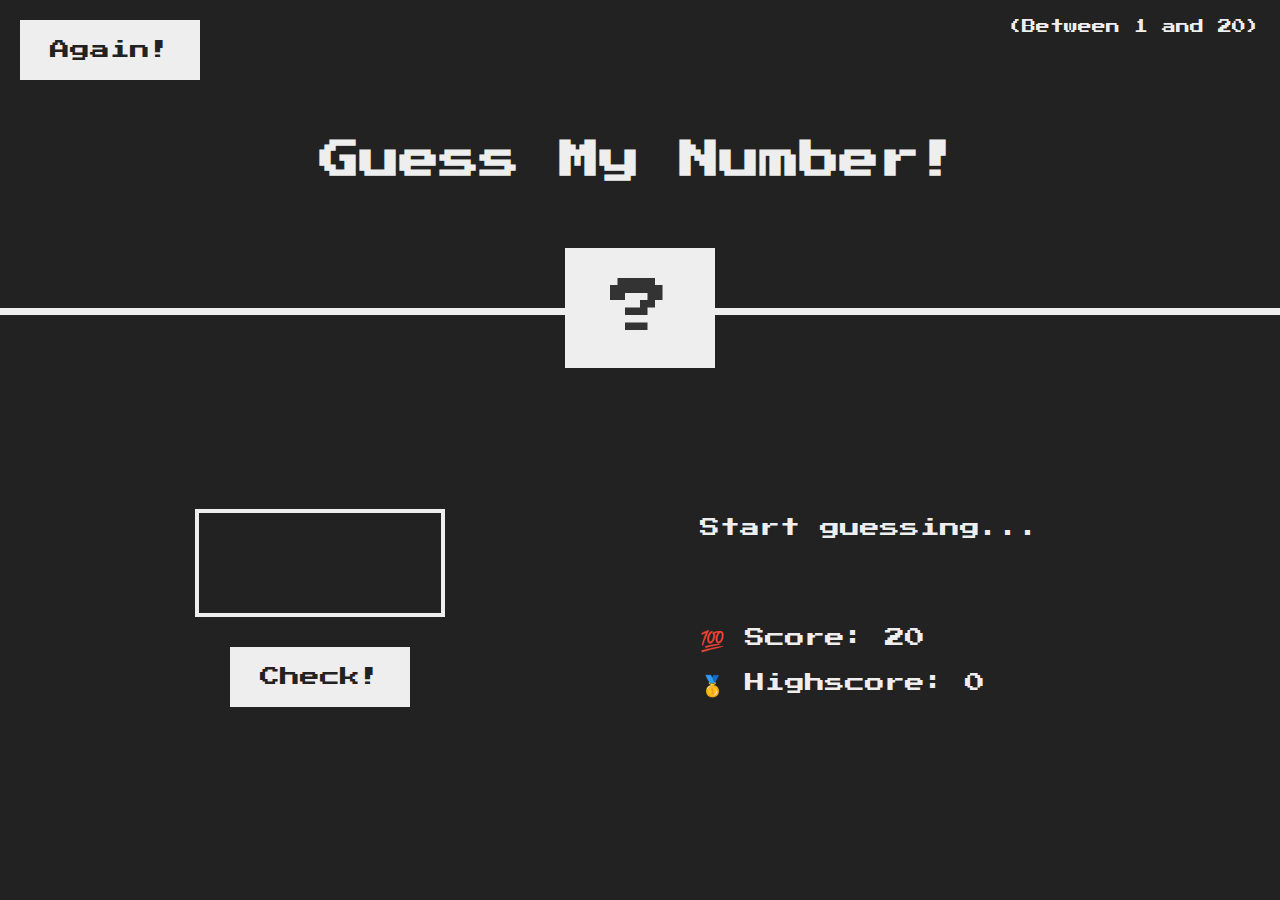
<file: 01 Guess number/index.html>
<!DOCTYPE html>
<html lang="en">
  <head>
    <meta charset="UTF-8" />
    <meta name="viewport" content="width=device-width, initial-scale=1.0" />
    <meta http-equiv="X-UA-Compatible" content="ie=edge" />
    <link rel="stylesheet" href="style.css" />
    <title>Guess My Number!</title>
  </head>
  <body>
    <header>
      <h1>Guess My Number!</h1>
      <p class="between">(Between 1 and 20)</p>
      <button class="btn again">Again!</button>
      <div class="number">?</div>
    </header>
    <main>
      <section class="left">
        <input type="number" class="guess" />
        <button class="btn check">Check!</button>
      </section>
      <section class="right">
        <p class="message">Start guessing...</p>
        <p class="label-score">💯 Score: <span class="score">20</span></p>
        <p class="label-highscore">
          🥇 Highscore: <span class="highscore">0</span>
        </p>
      </section>
    </main>
    <script src="script.js"></script>
  </body>
</html>
</file>
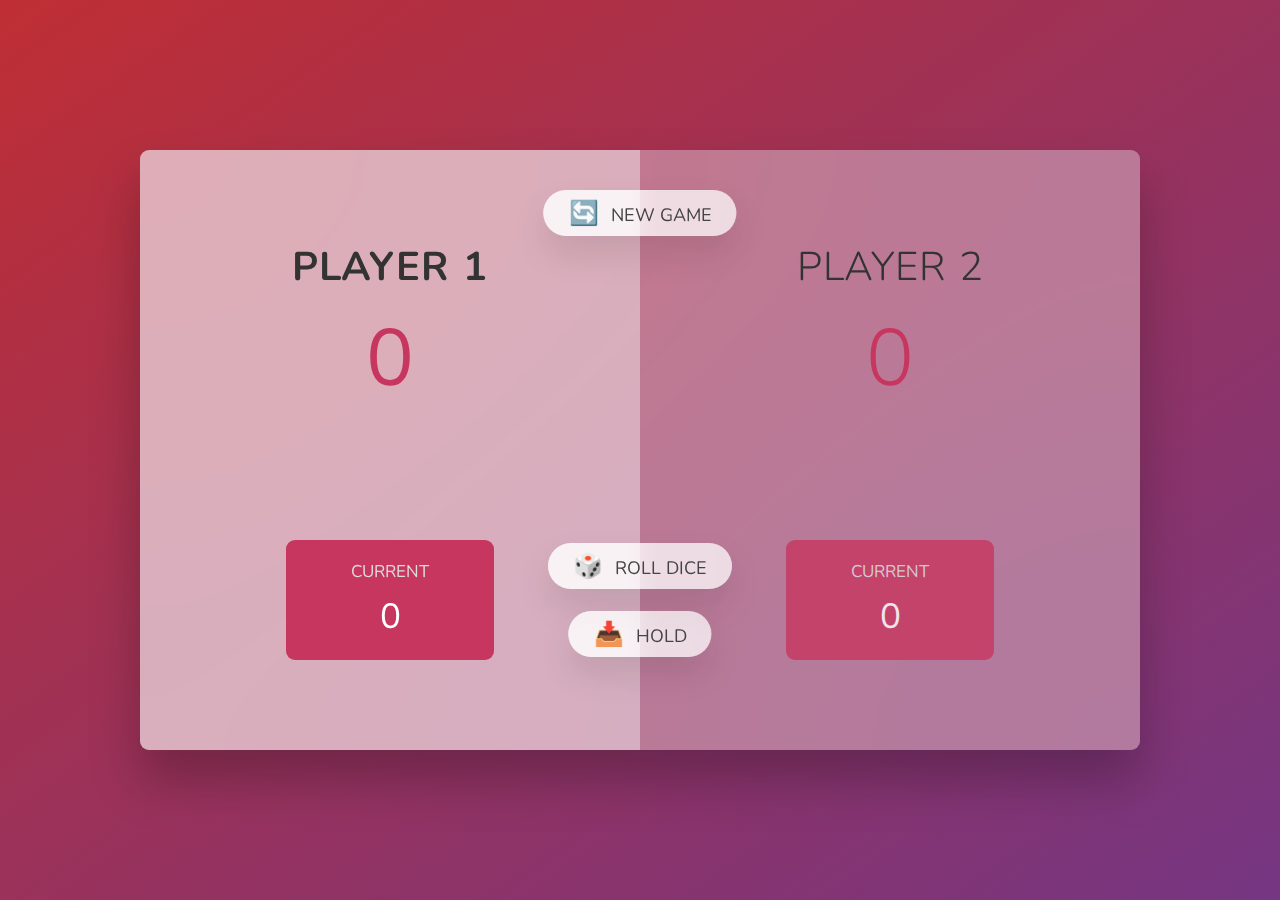
<file: 02 Pig Game/index.html>
<!DOCTYPE html>
<html lang="en">
  <head>
    <meta charset="UTF-8" />
    <meta name="viewport" content="width=device-width, initial-scale=1.0" />
    <meta http-equiv="X-UA-Compatible" content="ie=edge" />
    <link rel="stylesheet" href="style.css" />
    <title>Pig Game</title>
  </head>
  <body>
    <main>
      <section class="player player--0 player--active">
        <h2 class="name" id="name--0">Player 1</h2>
        <p class="score" id="score--0">43</p>
        <div class="current">
          <p class="current-label">Current</p>
          <p class="current-score" id="current--0">0</p>
        </div>
      </section>
      <section class="player player--1">
        <h2 class="name" id="name--1">Player 2</h2>
        <p class="score" id="score--1">24</p>
        <div class="current">
          <p class="current-label">Current</p>
          <p class="current-score" id="current--1">0</p>
        </div>
      </section>

      <img src="dice-5.png" alt="Playing dice" class="dice" />
      <button class="btn btn--new">🔄 New game</button>
      <button class="btn btn--roll">🎲 Roll dice</button>
      <button class="btn btn--hold">📥 Hold</button>
    </main>
    <script src="script.js"></script>
  </body>
</html>
</file>
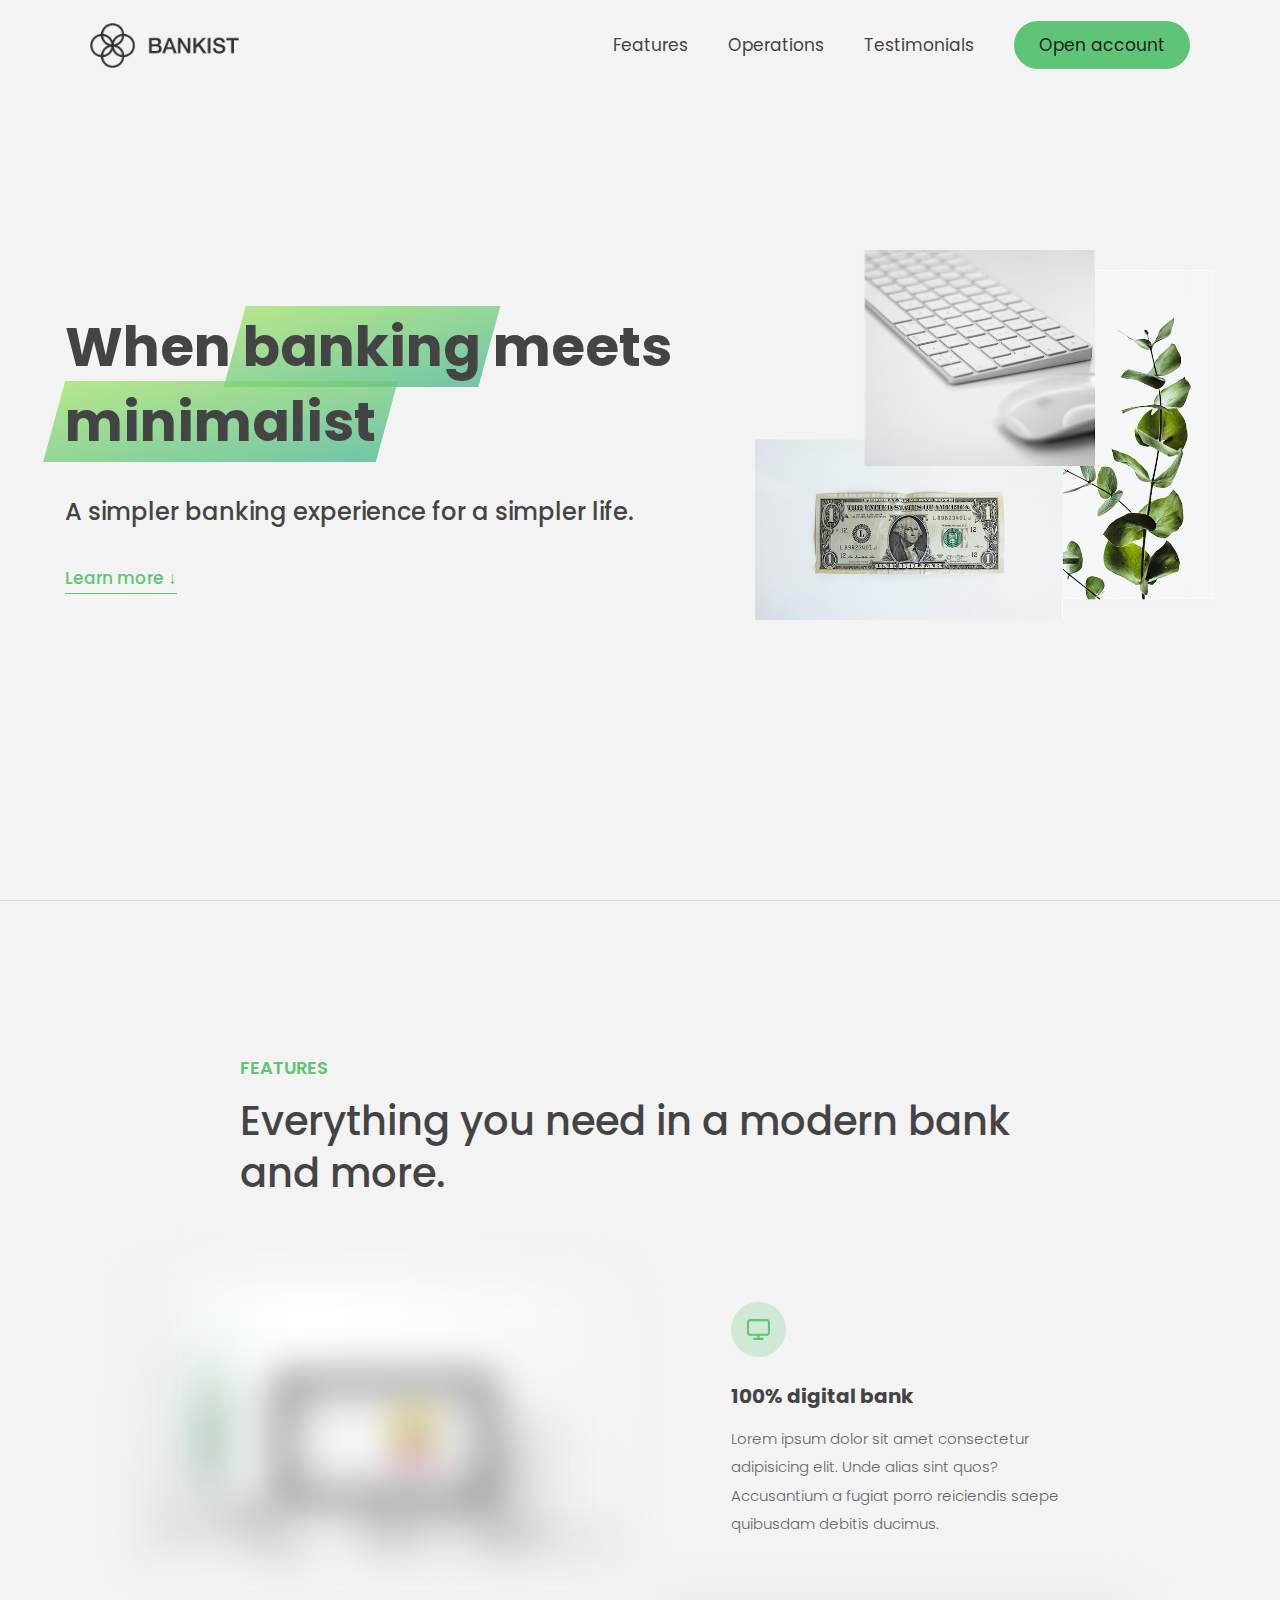
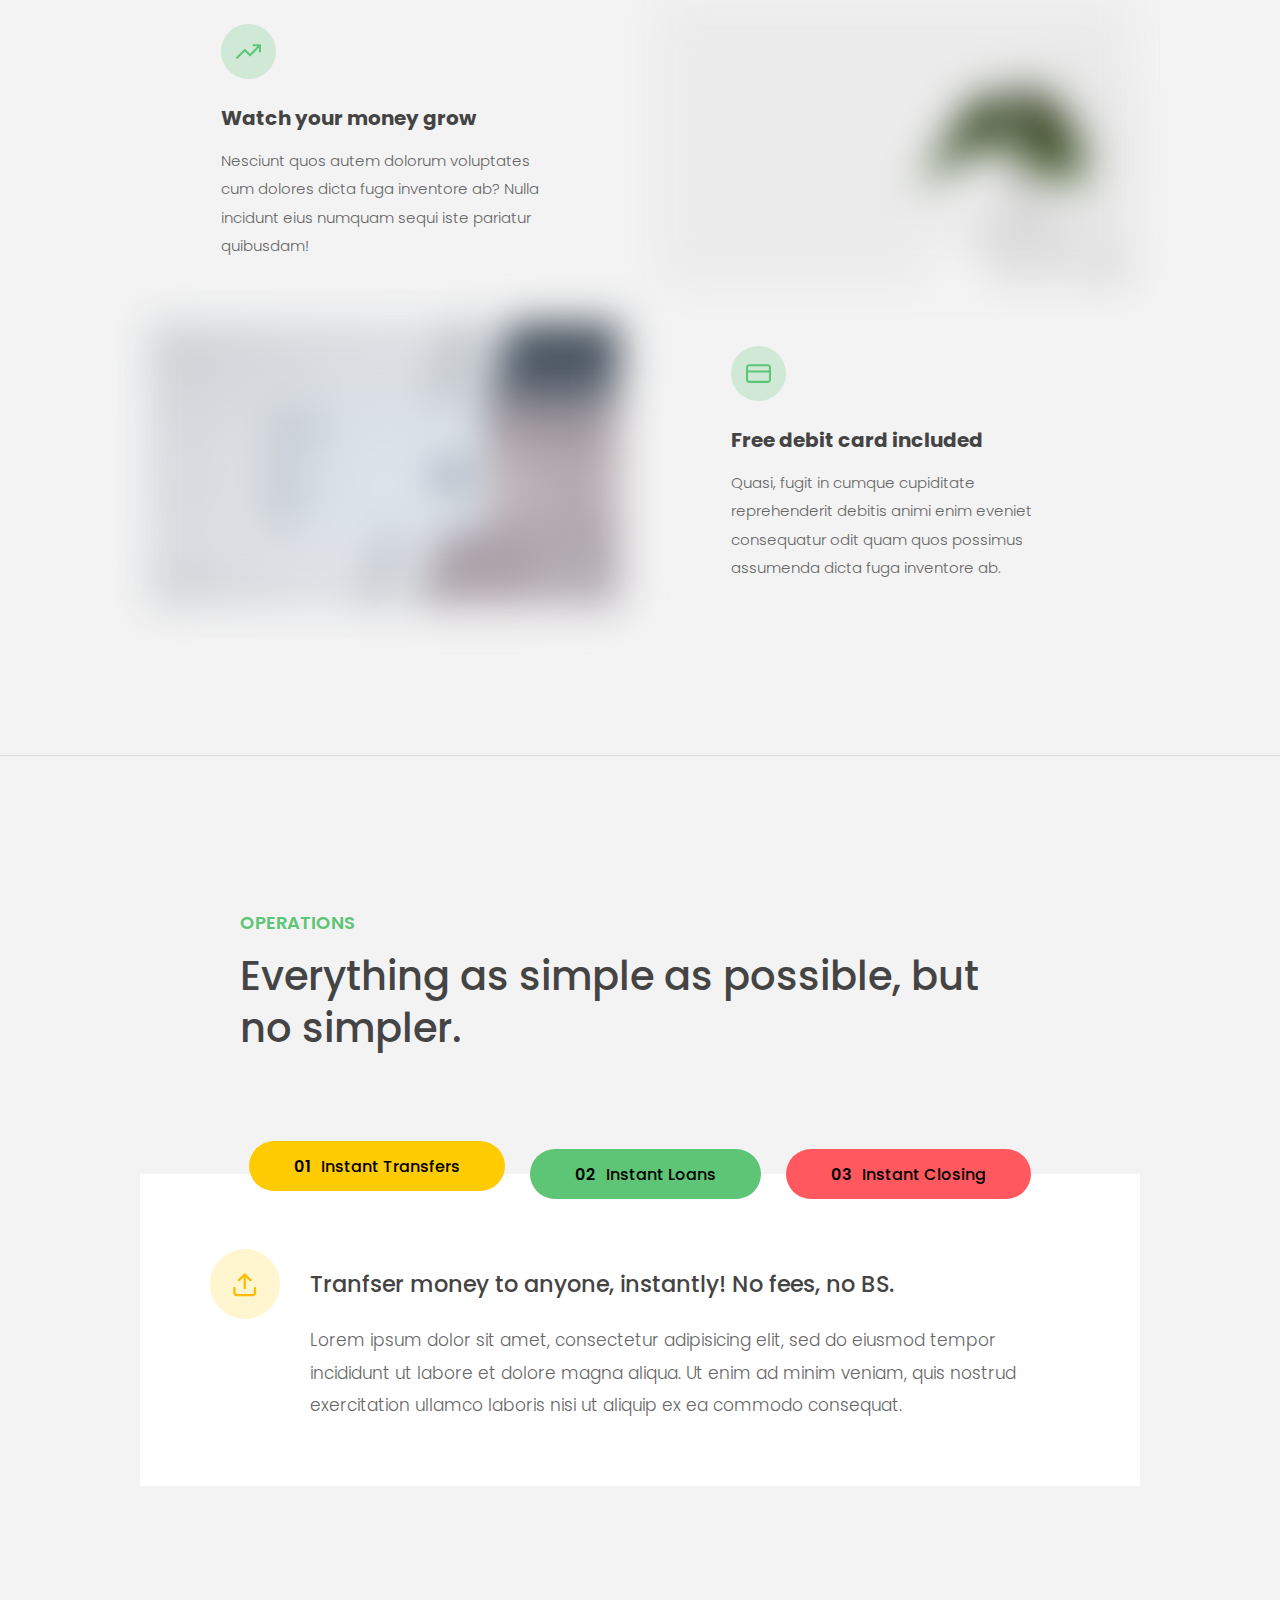
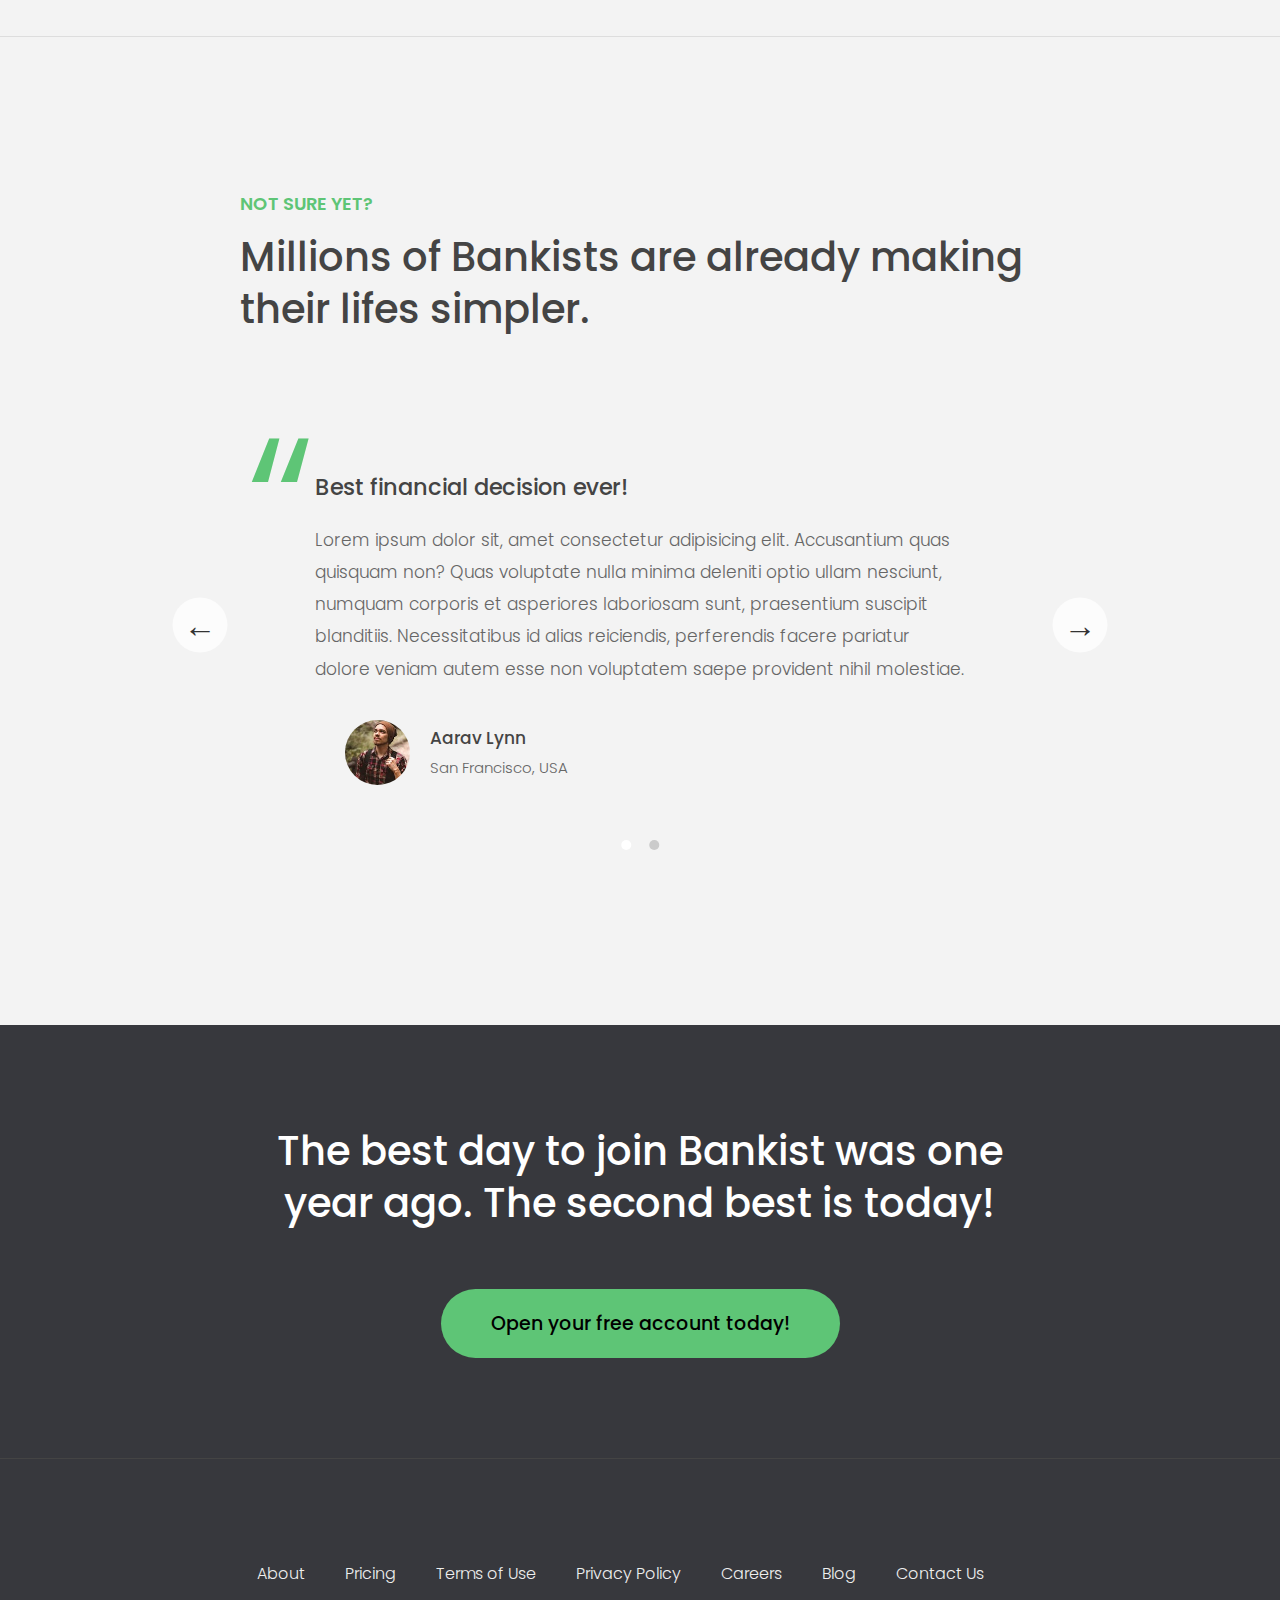
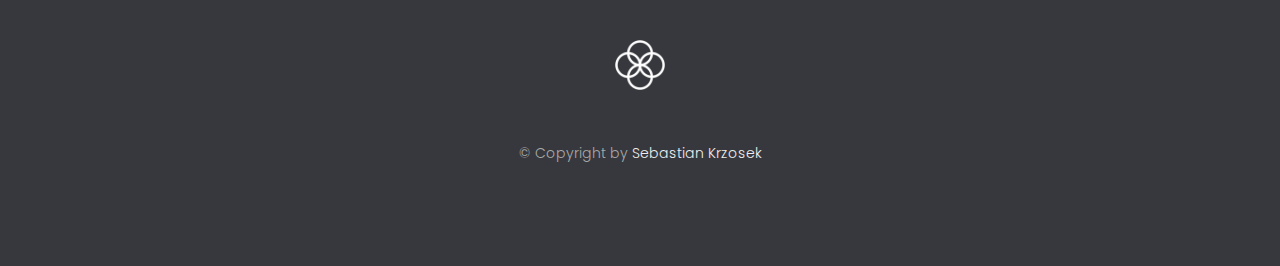
<file: 04 Bank website/index.html>
<!DOCTYPE html>
<html lang="en">
  <head>
    <meta charset="UTF-8" />
    <meta name="viewport" content="width=device-width, initial-scale=1.0" />
    <meta http-equiv="X-UA-Compatible" content="ie=edge" />
    <link rel="shortcut icon" type="image/png" href="img/icon.png" />

    <link
      href="https://fonts.googleapis.com/css?family=Poppins:300,400,500,600&display=swap"
      rel="stylesheet"
    />
    <link rel="stylesheet" href="style.css" />
    <title>Bankist | When Banking meets Minimalist</title>
  </head>
  <body>
    <header class="header">
      <nav class="nav">
        <img
          src="img/logo.png"
          alt="Bankist logo"
          class="nav__logo"
          id="logo"
          designer="SK"
          data-version-number="3.0"
        />
        <ul class="nav__links">
          <li class="nav__item">
            <a class="nav__link" href="#section--1">Features</a>
          </li>
          <li class="nav__item">
            <a class="nav__link" href="#section--2">Operations</a>
          </li>
          <li class="nav__item">
            <a class="nav__link" href="#section--3">Testimonials</a>
          </li>
          <li class="nav__item">
            <a class="nav__link nav__link--btn btn--show-modal" href="#"
              >Open account</a
            >
          </li>
        </ul>
      </nav>

      <div class="header__title">
        <h1>
          When
          <!-- Green highlight effect -->
          <span class="highlight">banking</span>
          meets<br />
          <span class="highlight">minimalist</span>
        </h1>
        <h4>A simpler banking experience for a simpler life.</h4>
        <button class="btn--text btn--scroll-to">Learn more &DownArrow;</button>
        <img
          src="img/hero.png"
          class="header__img"
          alt="Minimalist bank items"
        />
      </div>
    </header>

    <section class="section" id="section--1">
      <div class="section__title">
        <h2 class="section__description">Features</h2>
        <h3 class="section__header">
          Everything you need in a modern bank and more.
        </h3>
      </div>

      <div class="features">
        <img
          src="img/digital-lazy.jpg"
          data-src="img/digital.jpg"
          alt="Computer"
          class="features__img lazy-img"
        />
        <div class="features__feature">
          <div class="features__icon">
            <svg>
              <use xlink:href="img/icons.svg#icon-monitor"></use>
            </svg>
          </div>
          <h5 class="features__header">100% digital bank</h5>
          <p>
            Lorem ipsum dolor sit amet consectetur adipisicing elit. Unde alias
            sint quos? Accusantium a fugiat porro reiciendis saepe quibusdam
            debitis ducimus.
          </p>
        </div>

        <div class="features__feature">
          <div class="features__icon">
            <svg>
              <use xlink:href="img/icons.svg#icon-trending-up"></use>
            </svg>
          </div>
          <h5 class="features__header">Watch your money grow</h5>
          <p>
            Nesciunt quos autem dolorum voluptates cum dolores dicta fuga
            inventore ab? Nulla incidunt eius numquam sequi iste pariatur
            quibusdam!
          </p>
        </div>
        <img
          src="img/grow-lazy.jpg"
          data-src="img/grow.jpg"
          alt="Plant"
          class="features__img lazy-img"
        />

        <img
          src="img/card-lazy.jpg"
          data-src="img/card.jpg"
          alt="Credit card"
          class="features__img lazy-img"
        />
        <div class="features__feature">
          <div class="features__icon">
            <svg>
              <use xlink:href="img/icons.svg#icon-credit-card"></use>
            </svg>
          </div>
          <h5 class="features__header">Free debit card included</h5>
          <p>
            Quasi, fugit in cumque cupiditate reprehenderit debitis animi enim
            eveniet consequatur odit quam quos possimus assumenda dicta fuga
            inventore ab.
          </p>
        </div>
      </div>
    </section>

    <section class="section" id="section--2">
      <div class="section__title">
        <h2 class="section__description">Operations</h2>
        <h3 class="section__header">
          Everything as simple as possible, but no simpler.
        </h3>
      </div>

      <div class="operations">
        <div class="operations__tab-container">
          <button
            class="
              btn
              operations__tab operations__tab--1 operations__tab--active
            "
            data-tab="1"
          >
            <span>01</span>Instant Transfers
          </button>
          <button class="btn operations__tab operations__tab--2" data-tab="2">
            <span>02</span>Instant Loans
          </button>
          <button class="btn operations__tab operations__tab--3" data-tab="3">
            <span>03</span>Instant Closing
          </button>
        </div>
        <div
          class="
            operations__content
            operations__content--1
            operations__content--active
          "
        >
          <div class="operations__icon operations__icon--1">
            <svg>
              <use xlink:href="img/icons.svg#icon-upload"></use>
            </svg>
          </div>
          <h5 class="operations__header">
            Tranfser money to anyone, instantly! No fees, no BS.
          </h5>
          <p>
            Lorem ipsum dolor sit amet, consectetur adipisicing elit, sed do
            eiusmod tempor incididunt ut labore et dolore magna aliqua. Ut enim
            ad minim veniam, quis nostrud exercitation ullamco laboris nisi ut
            aliquip ex ea commodo consequat.
          </p>
        </div>

        <div class="operations__content operations__content--2">
          <div class="operations__icon operations__icon--2">
            <svg>
              <use xlink:href="img/icons.svg#icon-home"></use>
            </svg>
          </div>
          <h5 class="operations__header">
            Buy a home or make your dreams come true, with instant loans.
          </h5>
          <p>
            Duis aute irure dolor in reprehenderit in voluptate velit esse
            cillum dolore eu fugiat nulla pariatur. Excepteur sint occaecat
            cupidatat non proident, sunt in culpa qui officia deserunt mollit
            anim id est laborum.
          </p>
        </div>
        <div class="operations__content operations__content--3">
          <div class="operations__icon operations__icon--3">
            <svg>
              <use xlink:href="img/icons.svg#icon-user-x"></use>
            </svg>
          </div>
          <h5 class="operations__header">
            No longer need your account? No problem! Close it instantly.
          </h5>
          <p>
            Excepteur sint occaecat cupidatat non proident, sunt in culpa qui
            officia deserunt mollit anim id est laborum. Ut enim ad minim
            veniam, quis nostrud exercitation ullamco laboris nisi ut aliquip ex
            ea commodo consequat.
          </p>
        </div>
      </div>
    </section>

    <section class="section" id="section--3">
      <div class="section__title section__title--testimonials">
        <h2 class="section__description">Not sure yet?</h2>
        <h3 class="section__header">
          Millions of Bankists are already making their lifes simpler.
        </h3>
      </div>

      <div class="slider">
        <div class="slide slide--1">
          <div class="testimonial">
            <h5 class="testimonial__header">Best financial decision ever!</h5>
            <blockquote class="testimonial__text">
              Lorem ipsum dolor sit, amet consectetur adipisicing elit.
              Accusantium quas quisquam non? Quas voluptate nulla minima
              deleniti optio ullam nesciunt, numquam corporis et asperiores
              laboriosam sunt, praesentium suscipit blanditiis. Necessitatibus
              id alias reiciendis, perferendis facere pariatur dolore veniam
              autem esse non voluptatem saepe provident nihil molestiae.
            </blockquote>
            <address class="testimonial__author">
              <img src="img/user-1.jpg" alt="" class="testimonial__photo" />
              <h6 class="testimonial__name">Aarav Lynn</h6>
              <p class="testimonial__location">San Francisco, USA</p>
            </address>
          </div>
        </div>

        <div class="slide slide--2">
          <div class="testimonial">
            <h5 class="testimonial__header">
              The last step to becoming a complete minimalist
            </h5>
            <blockquote class="testimonial__text">
              Quisquam itaque deserunt ullam, quia ea repellendus provident,
              ducimus neque ipsam modi voluptatibus doloremque, corrupti
              laborum. Incidunt numquam perferendis veritatis neque repellendus.
              Lorem, ipsum dolor sit amet consectetur adipisicing elit. Illo
              deserunt exercitationem deleniti.
            </blockquote>
            <address class="testimonial__author">
              <img src="img/user-2.jpg" alt="" class="testimonial__photo" />
              <h6 class="testimonial__name">Miyah Miles</h6>
              <p class="testimonial__location">London, UK</p>
            </address>
          </div>
        </div>

        <button class="slider__btn slider__btn--left">&larr;</button>
        <button class="slider__btn slider__btn--right">&rarr;</button>
        <div class="dots"></div>
      </div>
    </section>

    <section class="section section--sign-up">
      <div class="section__title">
        <h3 class="section__header">
          The best day to join Bankist was one year ago. The second best is
          today!
        </h3>
      </div>
      <button class="btn btn--show-modal">Open your free account today!</button>
    </section>

    <footer class="footer">
      <ul class="footer__nav">
        <li class="footer__item">
          <a class="footer__link" href="#">About</a>
        </li>
        <li class="footer__item">
          <a class="footer__link" href="#">Pricing</a>
        </li>
        <li class="footer__item">
          <a class="footer__link" href="#">Terms of Use</a>
        </li>
        <li class="footer__item">
          <a class="footer__link" href="#">Privacy Policy</a>
        </li>
        <li class="footer__item">
          <a class="footer__link" href="#">Careers</a>
        </li>
        <li class="footer__item">
          <a class="footer__link" href="#">Blog</a>
        </li>
        <li class="footer__item">
          <a class="footer__link" href="#">Contact Us</a>
        </li>
      </ul>
      <img src="img/icon.png" alt="Logo" class="footer__logo" />
      <p class="footer__copyright">
        &copy; Copyright by
        <a
          class="footer__link github-link"
          target="_blank"
          href="https://github.com/SebastianKrzosek"
          >Sebastian Krzosek</a
        >
      </p>
    </footer>

    <div class="modal hidden">
      <button class="btn--close-modal">&times;</button>
      <h2 class="modal__header">
        Open your bank account <br />
        in just <span class="highlight">5 minutes</span>
      </h2>
      <form class="modal__form">
        <label>First Name</label>
        <input type="text" />
        <label>Last Name</label>
        <input type="text" />
        <label>Email Address</label>
        <input type="email" />
        <button class="btn">Next step &rarr;</button>
      </form>
    </div>
    <div class="overlay hidden"></div>

    <script src="script.js"></script>
  </body>
</html>
</file>
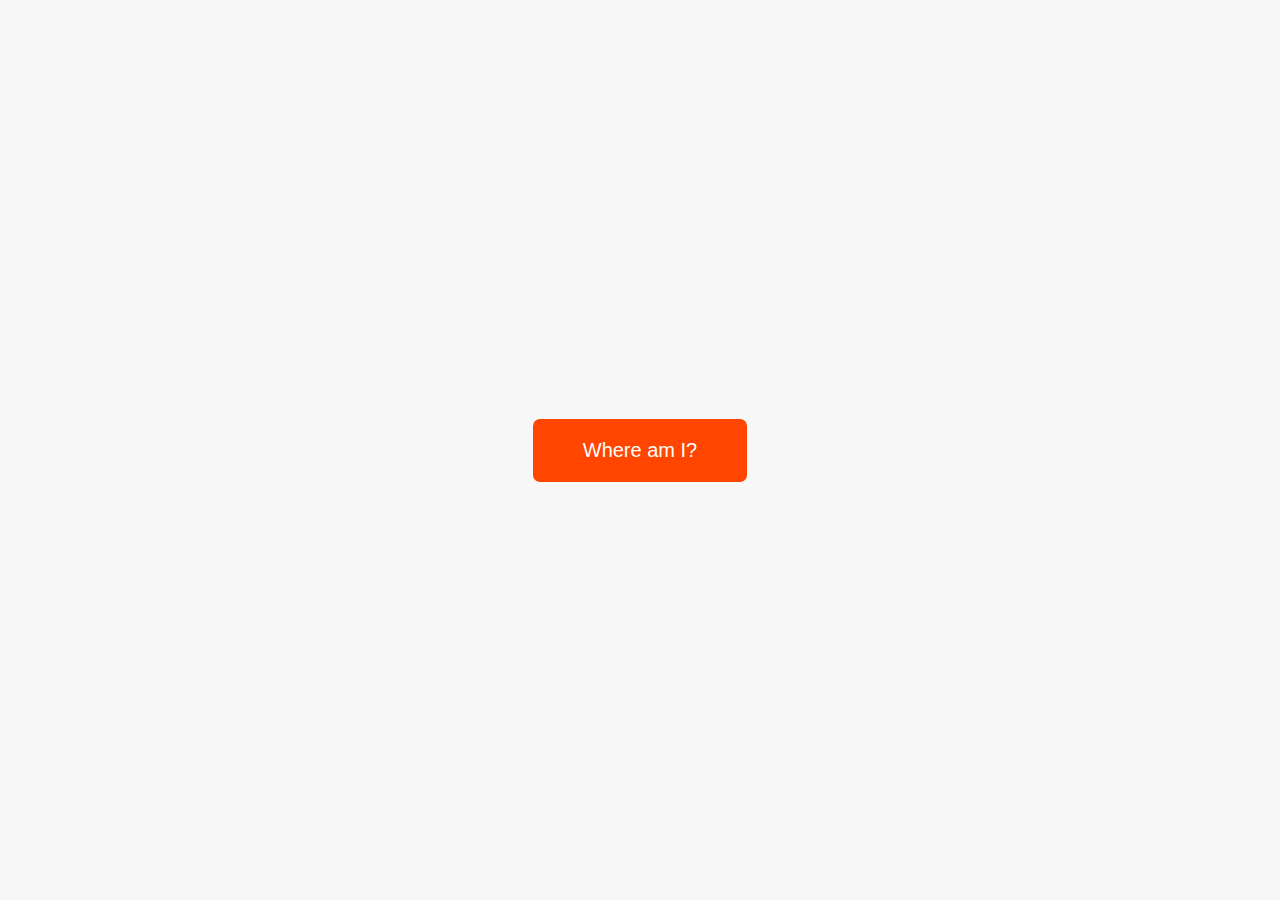
<file: 06 Async/index.html>
<!DOCTYPE html>
<html lang="en">
  <head>
    <meta charset="UTF-8" />
    <meta name="viewport" content="width=device-width, initial-scale=1.0" />
    <meta http-equiv="X-UA-Compatible" content="ie=edge" />
    <link rel="stylesheet" href="style.css" />
    <!-- <script defer src="script.js"></script> -->
    <!-- <script defer src="cc3.js"></script> -->
    <title>Asynchronous JavaScript</title>
  </head>
  <body>
    <main class="container">
      <div class="countries">
        <!--
        <article class="country">
          <img class="country__img" src="" />
          <div class="country__data">
            <h3 class="country__name">COUNTRY</h3>
            <h4 class="country__region">REGION</h4>
            <p class="country__row"><span>👫</span>POP people</p>
            <p class="country__row"><span>🗣️</span>LANG</p>
            <p class="country__row"><span>💰</span>CUR</p>
          </div>
        </article>
        -->
      </div>
      <div class="btn-container">
        <button class="btn-country">Where am I?</button>
      </div>
      <div class="images"></div>
    </main>
  </body>
</html>
</file>
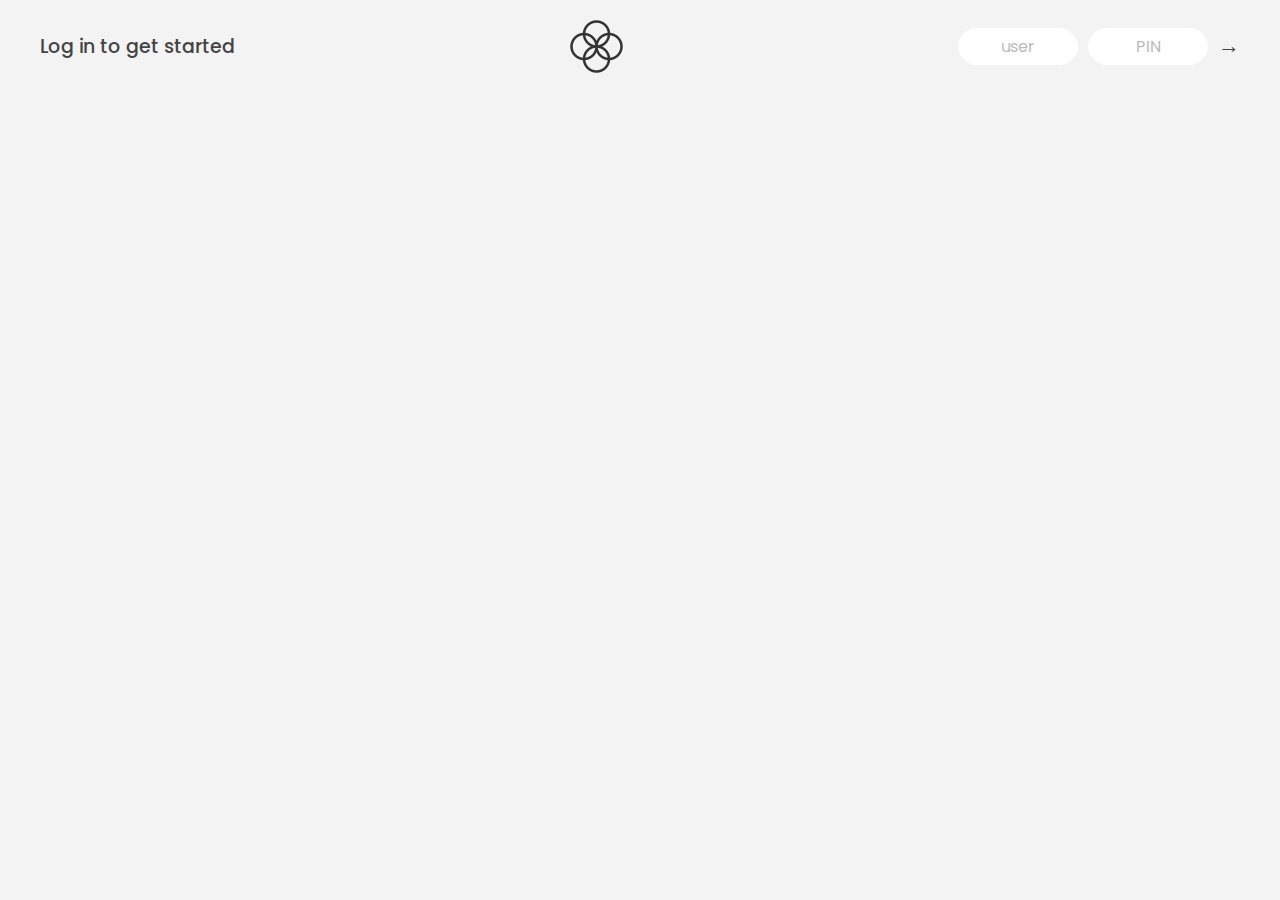
<file: 03 Bank app/arrays.html>
<!DOCTYPE html>
<html lang="en">
  <head>
    <meta charset="UTF-8" />
    <meta name="viewport" content="width=device-width, initial-scale=1.0" />
    <meta http-equiv="X-UA-Compatible" content="ie=edge" />
    <link rel="shortcut icon" type="image/png" href="./icon.png" />

    <link
      href="https://fonts.googleapis.com/css?family=Poppins:400,500,600&display=swap"
      rel="stylesheet"
    />

    <link rel="stylesheet" href="style.css" />
    <title>Bankist</title>
  </head>

  <body>
    <!-- TOP NAVIGATION -->
    <nav>
      <p class="welcome">Log in to get started</p>
      <img src="logo.png" alt="Logo" class="logo" />
      <form class="login">
        <input
          type="text"
          placeholder="user"
          class="login__input login__input--user"
        />
        <!-- In practice, use type="password" -->
        <input
          type="text"
          placeholder="PIN"
          maxlength="4"
          class="login__input login__input--pin"
        />
        <button class="login__btn">&rarr;</button>
      </form>
    </nav>

    <main class="app">
      <!-- BALANCE -->
      <div class="balance">
        <div>
          <p class="balance__label">Current balance</p>
          <p class="balance__date">
            As of <span class="date">05/03/2037</span>
          </p>
        </div>
        <p class="balance__value">0000€</p>
      </div>

      <!-- MOVEMENTS -->
      <div class="movements">
        <div class="movements__row">
          <div class="movements__type movements__type--deposit">2 deposit</div>
          <div class="movements__date">3 days ago</div>
          <div class="movements__value">4 000€</div>
        </div>
        <div class="movements__row">
          <div class="movements__type movements__type--withdrawal">
            1 withdrawal
          </div>
          <div class="movements__date">24/01/2037</div>
          <div class="movements__value">-378€</div>
        </div>
      </div>

      <!-- SUMMARY -->
      <div class="summary">
        <p class="summary__label">In</p>
        <p class="summary__value summary__value--in">0000€</p>
        <p class="summary__label">Out</p>
        <p class="summary__value summary__value--out">0000€</p>
        <p class="summary__label">Interest</p>
        <p class="summary__value summary__value--interest">0000€</p>
        <button class="btn--sort">&downarrow; SORT</button>
      </div>

      <!-- OPERATION: TRANSFERS -->
      <div class="operation operation--transfer">
        <h2>Transfer money</h2>
        <form class="form form--transfer">
          <input type="text" class="form__input form__input--to" />
          <input type="number" class="form__input form__input--amount" />
          <button class="form__btn form__btn--transfer">&rarr;</button>
          <label class="form__label">Transfer to</label>
          <label class="form__label">Amount</label>
        </form>
      </div>

      <!-- OPERATION: LOAN -->
      <div class="operation operation--loan">
        <h2>Request loan</h2>
        <form class="form form--loan">
          <input type="number" class="form__input form__input--loan-amount" />
          <button class="form__btn form__btn--loan">&rarr;</button>
          <label class="form__label form__label--loan">Amount</label>
        </form>
      </div>

      <!-- OPERATION: CLOSE -->
      <div class="operation operation--close">
        <h2>Close account</h2>
        <form class="form form--close">
          <input type="text" class="form__input form__input--user" />
          <input
            type="password"
            maxlength="6"
            class="form__input form__input--pin"
          />
          <button class="form__btn form__btn--close">&rarr;</button>
          <label class="form__label">Confirm user</label>
          <label class="form__label">Confirm PIN</label>
        </form>
      </div>

      <!-- LOGOUT TIMER -->
      <p class="logout-timer">
        You will be logged out in <span class="timer">05:00</span>
      </p>
    </main>

    <script src="banklist.js"></script>
    <!-- <script src="script.js"></script> -->
    <!-- <script src="cc4.js"></script> -->
  </body>
</html>
</file>
<file: 01 Guess number/style.css>
@import url("https://fonts.googleapis.com/css?family=Press+Start+2P&display=swap");

* {
  margin: 0;
  padding: 0;
  box-sizing: inherit;
}

html {
  font-size: 62.5%;
  box-sizing: border-box;
}

body {
  font-family: "Press Start 2P", sans-serif;
  color: #eee;
  background-color: #222;
  /* background-color: #60b347; */
}

/* LAYOUT */
header {
  position: relative;
  height: 35vh;
  border-bottom: 7px solid #eee;
}

main {
  height: 65vh;
  color: #eee;
  display: flex;
  align-items: center;
  justify-content: space-around;
}

.left {
  width: 52rem;
  display: flex;
  flex-direction: column;
  align-items: center;
}

.right {
  width: 52rem;
  font-size: 2rem;
}

/* ELEMENTS STYLE */
h1 {
  font-size: 4rem;
  text-align: center;
  position: absolute;
  width: 100%;
  top: 52%;
  left: 50%;
  transform: translate(-50%, -50%);
}

.number {
  background: #eee;
  color: #333;
  font-size: 6rem;
  width: 15rem;
  padding: 3rem 0rem;
  text-align: center;
  position: absolute;
  bottom: 0;
  left: 50%;
  transform: translate(-50%, 50%);
}

.between {
  font-size: 1.4rem;
  position: absolute;
  top: 2rem;
  right: 2rem;
}

.again {
  position: absolute;
  top: 2rem;
  left: 2rem;
}

.guess {
  background: none;
  border: 4px solid #eee;
  font-family: inherit;
  color: inherit;
  font-size: 5rem;
  padding: 2.5rem;
  width: 25rem;
  text-align: center;
  display: block;
  margin-bottom: 3rem;
}

.btn {
  border: none;
  background-color: #eee;
  color: #222;
  font-size: 2rem;
  font-family: inherit;
  padding: 2rem 3rem;
  cursor: pointer;
}

.btn:hover {
  background-color: #ccc;
}

.message {
  margin-bottom: 8rem;
  height: 3rem;
}

.label-score {
  margin-bottom: 2rem;
}
</file>
<file: 02 Pig Game/style.css>
@import url("https://fonts.googleapis.com/css2?family=Nunito&display=swap");

* {
  margin: 0;
  padding: 0;
  box-sizing: inherit;
}

html {
  font-size: 62.5%;
  box-sizing: border-box;
}

body {
  font-family: "Nunito", sans-serif;
  font-weight: 400;
  height: 100vh;
  color: #333;
  background-image: linear-gradient(to top left, #753682 0%, #bf2e34 100%);
  display: flex;
  align-items: center;
  justify-content: center;
}

/* LAYOUT */
main {
  position: relative;
  width: 100rem;
  height: 60rem;
  background-color: rgba(255, 255, 255, 0.35);
  backdrop-filter: blur(200px);
  filter: blur();
  box-shadow: 0 3rem 5rem rgba(0, 0, 0, 0.25);
  border-radius: 9px;
  overflow: hidden;
  display: flex;
}

.player {
  flex: 50%;
  padding: 9rem;
  display: flex;
  flex-direction: column;
  align-items: center;
  transition: all 0.75s;
}

/* ELEMENTS */
.name {
  position: relative;
  font-size: 4rem;
  text-transform: uppercase;
  letter-spacing: 1px;
  word-spacing: 2px;
  font-weight: 300;
  margin-bottom: 1rem;
}

.score {
  font-size: 8rem;
  font-weight: 300;
  color: #c7365f;
  margin-bottom: auto;
}

.player--active {
  background-color: rgba(255, 255, 255, 0.4);
}
.player--active .name {
  font-weight: 700;
}
.player--active .score {
  font-weight: 400;
}

.player--active .current {
  opacity: 1;
}

.current {
  background-color: #c7365f;
  opacity: 0.8;
  border-radius: 9px;
  color: #fff;
  width: 65%;
  padding: 2rem;
  text-align: center;
  transition: all 0.75s;
}

.current-label {
  text-transform: uppercase;
  margin-bottom: 1rem;
  font-size: 1.7rem;
  color: #ddd;
}

.current-score {
  font-size: 3.5rem;
}

/* ABSOLUTE POSITIONED ELEMENTS */
.btn {
  position: absolute;
  left: 50%;
  transform: translateX(-50%);
  color: #444;
  background: none;
  border: none;
  font-family: inherit;
  font-size: 1.8rem;
  text-transform: uppercase;
  cursor: pointer;
  font-weight: 400;
  transition: all 0.2s;

  background-color: white;
  background-color: rgba(255, 255, 255, 0.6);
  backdrop-filter: blur(10px);

  padding: 0.7rem 2.5rem;
  border-radius: 50rem;
  box-shadow: 0 1.75rem 3.5rem rgba(0, 0, 0, 0.1);
}

.btn::first-letter {
  font-size: 2.4rem;
  display: inline-block;
  margin-right: 0.7rem;
}

.btn--new {
  top: 4rem;
}
.btn--roll {
  top: 39.3rem;
}
.btn--hold {
  top: 46.1rem;
}

.btn:active {
  transform: translate(-50%, 3px);
  box-shadow: 0 1rem 2rem rgba(0, 0, 0, 0.15);
}

.btn:focus {
  outline: none;
}

.dice {
  position: absolute;
  left: 50%;
  top: 16.5rem;
  transform: translateX(-50%);
  height: 10rem;
  box-shadow: 0 2rem 5rem rgba(0, 0, 0, 0.2);
}

.player--winner {
  background-color: #2f2f2f;
}

.player--winner .name {
  font-weight: 700;
  color: #c7365f;
}

.hidden {
  display: none;
}
</file>
<file: 04 Bank website/style.css>
/* The page is NOT responsive. You can implement responsiveness yourself if you wanna have some fun 😃 */

:root {
  --color-primary: #5ec576;
  --color-secondary: #ffcb03;
  --color-tertiary: #ff585f;
  --color-primary-darker: #4bbb7d;
  --color-secondary-darker: #ffbb00;
  --color-tertiary-darker: #fd424b;
  --color-primary-opacity: #5ec5763a;
  --color-secondary-opacity: #ffcd0331;
  --color-tertiary-opacity: #ff58602d;
  --gradient-primary: linear-gradient(to top left, #39b385, #9be15d);
  --gradient-secondary: linear-gradient(to top left, #ffb003, #ffcb03);
}

* {
  margin: 0;
  padding: 0;
  box-sizing: inherit;
}

html {
  font-size: 62.5%;
  box-sizing: border-box;
}

body {
  font-family: "Poppins", sans-serif;
  font-weight: 300;
  color: #444;
  line-height: 1.9;
  background-color: #f3f3f3;
}

/* GENERAL ELEMENTS */
.section {
  padding: 15rem 3rem;
  border-top: 1px solid #ddd;

  transition: transform 1s, opacity 1s;
}

.section--hidden {
  opacity: 0;
  transform: translateY(8rem);
}

.section__title {
  max-width: 80rem;
  margin: 0 auto 8rem auto;
}

.section__description {
  font-size: 1.8rem;
  font-weight: 600;
  text-transform: uppercase;
  color: var(--color-primary);
  margin-bottom: 1rem;
}

.section__header {
  font-size: 4rem;
  line-height: 1.3;
  font-weight: 500;
}

.btn {
  display: inline-block;
  background-color: var(--color-primary);
  font-size: 1.6rem;
  font-family: inherit;
  font-weight: 500;
  border: none;
  padding: 1.25rem 4.5rem;
  border-radius: 10rem;
  cursor: pointer;
  transition: all 0.3s;
}

.btn:hover {
  background-color: var(--color-primary-darker);
}

.btn--text {
  display: inline-block;
  background: none;
  font-size: 1.7rem;
  font-family: inherit;
  font-weight: 500;
  color: var(--color-primary);
  border: none;
  border-bottom: 1px solid currentColor;
  padding-bottom: 2px;
  cursor: pointer;
  transition: all 0.3s;
}

p {
  color: #666;
}

/* This is BAD for accessibility! Don't do in the real world! */
button:focus {
  outline: none;
}

img {
  transition: filter 0.5s;
}

.lazy-img {
  filter: blur(20px);
}

/* NAVIGATION */
.nav {
  display: flex;
  justify-content: space-between;
  align-items: center;
  height: 9rem;
  width: 100%;
  padding: 0 6rem;
  z-index: 100;
}

/* nav and stickly class at the same time */
.nav.sticky {
  position: fixed;
  background-color: rgba(255, 255, 255, 0.95);
}

.nav__logo {
  height: 4.5rem;
  transition: all 0.3s;
}

.nav__links {
  font-size: 1.7rem;
  display: flex;
  align-items: center;
  list-style: none;
}

.nav__item {
  margin-left: 4rem;
}

.nav__link:link,
.nav__link:visited {
  font-size: 1.7rem;
  font-weight: 400;
  color: inherit;
  text-decoration: none;
  display: block;
  transition: all 0.3s;
}

.nav__link--btn:link,
.nav__link--btn:visited {
  padding: 0.8rem 2.5rem;
  border-radius: 3rem;
  background-color: var(--color-primary);
  color: #222;
}

.nav__link--btn:hover,
.nav__link--btn:active {
  color: inherit;
  background-color: var(--color-primary-darker);
  color: #333;
}

/* HEADER */
.header {
  padding: 0 3rem;
  height: 100vh;
  display: flex;
  flex-direction: column;
  align-items: center;
}

.header__title {
  flex: 1;

  max-width: 115rem;
  display: grid;
  grid-template-columns: 3fr 2fr;
  row-gap: 3rem;
  align-content: center;
  justify-content: center;

  align-items: start;
  justify-items: start;
}

h1 {
  font-size: 5.5rem;
  line-height: 1.35;
}

h4 {
  font-size: 2.4rem;
  font-weight: 500;
}

.header__img {
  width: 100%;
  grid-column: 2 / 3;
  grid-row: 1 / span 4;
  transform: translateY(-6rem);
}

.highlight {
  position: relative;
}

.highlight::after {
  display: block;
  content: "";
  position: absolute;
  bottom: 0;
  left: 0;
  height: 100%;
  width: 100%;
  z-index: -1;
  opacity: 0.7;
  transform: scale(1.07, 1.05) skewX(-15deg);
  background-image: var(--gradient-primary);
}

/* FEATURES */
.features {
  display: grid;
  grid-template-columns: 1fr 1fr;
  gap: 4rem;
  margin: 0 12rem;
}

.features__img {
  width: 100%;
}

.features__feature {
  align-self: center;
  justify-self: center;
  width: 70%;
  font-size: 1.5rem;
}

.features__icon {
  display: flex;
  align-items: center;
  justify-content: center;
  background-color: var(--color-primary-opacity);
  height: 5.5rem;
  width: 5.5rem;
  border-radius: 50%;
  margin-bottom: 2rem;
}

.features__icon svg {
  height: 2.5rem;
  width: 2.5rem;
  fill: var(--color-primary);
}

.features__header {
  font-size: 2rem;
  margin-bottom: 1rem;
}

/* OPERATIONS */
.operations {
  max-width: 100rem;
  margin: 12rem auto 0 auto;

  background-color: #fff;
}

.operations__tab-container {
  display: flex;
  justify-content: center;
}

.operations__tab {
  margin-right: 2.5rem;
  transform: translateY(-50%);
}

.operations__tab span {
  margin-right: 1rem;
  font-weight: 600;
  display: inline-block;
}

.operations__tab--1 {
  background-color: var(--color-secondary);
}

.operations__tab--1:hover {
  background-color: var(--color-secondary-darker);
}

.operations__tab--3 {
  background-color: var(--color-tertiary);
  margin: 0;
}

.operations__tab--3:hover {
  background-color: var(--color-tertiary-darker);
}

.operations__tab--active {
  transform: translateY(-66%);
}

.operations__content {
  display: none;

  /* JUST PRESENTATIONAL */
  font-size: 1.7rem;
  padding: 2.5rem 7rem 6.5rem 7rem;
}

.operations__content--active {
  display: grid;
  grid-template-columns: 7rem 1fr;
  column-gap: 3rem;
  row-gap: 0.5rem;
}

.operations__header {
  font-size: 2.25rem;
  font-weight: 500;
  align-self: center;
}

.operations__icon {
  display: flex;
  align-items: center;
  justify-content: center;
  height: 7rem;
  width: 7rem;
  border-radius: 50%;
}

.operations__icon svg {
  height: 2.75rem;
  width: 2.75rem;
}

.operations__content p {
  grid-column: 2;
}

.operations__icon--1 {
  background-color: var(--color-secondary-opacity);
}
.operations__icon--2 {
  background-color: var(--color-primary-opacity);
}
.operations__icon--3 {
  background-color: var(--color-tertiary-opacity);
}
.operations__icon--1 svg {
  fill: var(--color-secondary-darker);
}
.operations__icon--2 svg {
  fill: var(--color-primary);
}
.operations__icon--3 svg {
  fill: var(--color-tertiary);
}

/* SLIDER */
.slider {
  max-width: 100rem;
  height: 50rem;
  margin: 0 auto;
  position: relative;

  /* IN THE END */
  overflow: hidden;
}

.slide {
  position: absolute;
  top: 0;
  width: 100%;
  height: 50rem;

  display: flex;
  align-items: center;
  justify-content: center;

  /* THIS creates the animation! */
  transition: transform 1s;
}

.slide > img {
  /* Only for images that have different size than slide */
  width: 100%;
  height: 100%;
  object-fit: cover;
}

.slider__btn {
  position: absolute;
  top: 50%;
  z-index: 10;

  border: none;
  background: rgba(255, 255, 255, 0.7);
  font-family: inherit;
  color: #333;
  border-radius: 50%;
  height: 5.5rem;
  width: 5.5rem;
  font-size: 3.25rem;
  cursor: pointer;
}

.slider__btn--left {
  left: 6%;
  transform: translate(-50%, -50%);
}

.slider__btn--right {
  right: 6%;
  transform: translate(50%, -50%);
}

.dots {
  position: absolute;
  bottom: 5%;
  left: 50%;
  transform: translateX(-50%);
  display: flex;
}

.dots__dot {
  border: none;
  background-color: #b9b9b9;
  opacity: 0.7;
  height: 1rem;
  width: 1rem;
  border-radius: 50%;
  margin-right: 1.75rem;
  cursor: pointer;
  transition: all 0.5s;

  /* Only necessary when overlying images */
  /* box-shadow: 0 0.6rem 1.5rem rgba(0, 0, 0, 0.7); */
}

.dots__dot:last-child {
  margin: 0;
}

.dots__dot--active {
  background-color: #fff;
  /* background-color: #888; */
  opacity: 1;
}

/* TESTIMONIALS */
.testimonial {
  width: 65%;
  position: relative;
}

.testimonial::before {
  content: "\201C";
  position: absolute;
  top: -5.7rem;
  left: -6.8rem;
  line-height: 1;
  font-size: 20rem;
  font-family: inherit;
  color: var(--color-primary);
  z-index: -1;
}

.testimonial__header {
  font-size: 2.25rem;
  font-weight: 500;
  margin-bottom: 1.5rem;
}

.testimonial__text {
  font-size: 1.7rem;
  margin-bottom: 3.5rem;
  color: #666;
}

.testimonial__author {
  margin-left: 3rem;
  font-style: normal;

  display: grid;
  grid-template-columns: 6.5rem 1fr;
  column-gap: 2rem;
}

.testimonial__photo {
  grid-row: 1 / span 2;
  width: 6.5rem;
  border-radius: 50%;
}

.testimonial__name {
  font-size: 1.7rem;
  font-weight: 500;
  align-self: end;
  margin: 0;
}

.testimonial__location {
  font-size: 1.5rem;
}

.section__title--testimonials {
  margin-bottom: 4rem;
}

/* SIGNUP */
.section--sign-up {
  background-color: #37383d;
  border-top: none;
  border-bottom: 1px solid #444;
  text-align: center;
  padding: 10rem 3rem;
}

.section--sign-up .section__header {
  color: #fff;
  text-align: center;
}

.section--sign-up .section__title {
  margin-bottom: 6rem;
}

.section--sign-up .btn {
  font-size: 1.9rem;
  padding: 2rem 5rem;
}

/* FOOTER */
.footer {
  padding: 10rem 3rem;
  background-color: #37383d;
}

.footer__nav {
  list-style: none;
  display: flex;
  justify-content: center;
  margin-bottom: 5rem;
}

.footer__item {
  margin-right: 4rem;
}

.footer__link {
  font-size: 1.6rem;
  color: #eee;
  text-decoration: none;
}

.footer__logo {
  height: 5rem;
  display: block;
  margin: 0 auto;
  margin-bottom: 5rem;
}

.footer__copyright {
  font-size: 1.4rem;
  color: #aaa;
  text-align: center;
}

.footer__copyright .footer__link {
  font-size: 1.4rem;
}

/* MODAL WINDOW */
.modal {
  position: fixed;
  top: 50%;
  left: 50%;
  transform: translate(-50%, -50%);
  max-width: 60rem;
  background-color: #f3f3f3;
  padding: 5rem 6rem;
  box-shadow: 0 4rem 6rem rgba(0, 0, 0, 0.3);
  z-index: 1000;
  transition: all 0.5s;
}

.overlay {
  position: fixed;
  top: 0;
  left: 0;
  width: 100%;
  height: 100%;
  background-color: rgba(0, 0, 0, 0.5);
  backdrop-filter: blur(4px);
  z-index: 100;
  transition: all 0.5s;
}

.modal__header {
  font-size: 3.25rem;
  margin-bottom: 4.5rem;
  line-height: 1.5;
}

.modal__form {
  margin: 0 3rem;
  display: grid;
  grid-template-columns: 1fr 2fr;
  align-items: center;
  gap: 2.5rem;
}

.modal__form label {
  font-size: 1.7rem;
  font-weight: 500;
}

.modal__form input {
  font-size: 1.7rem;
  padding: 1rem 1.5rem;
  border: 1px solid #ddd;
  border-radius: 0.5rem;
}

.modal__form button {
  grid-column: 1 / span 2;
  justify-self: center;
  margin-top: 1rem;
}

.btn--close-modal {
  font-family: inherit;
  color: inherit;
  position: absolute;
  top: 0.5rem;
  right: 2rem;
  font-size: 4rem;
  cursor: pointer;
  border: none;
  background: none;
}

.hidden {
  visibility: hidden;
  opacity: 0;
}

/* COOKIE MESSAGE */
.cookie-message {
  display: flex;
  align-items: center;
  justify-content: space-evenly;
  width: 100%;
  background-color: white;
  color: #bbb;
  font-size: 1.5rem;
  font-weight: 400;
}
</file>
<file: 06 Async/style.css>
* {
  margin: 0;
  padding: 0;
  box-sizing: inherit;
}

html {
  font-size: 62.5%;
  box-sizing: border-box;
}

body {
  font-family: system-ui;
  color: #555;
  background-color: #f7f7f7;
  min-height: 100vh;

  display: flex;
  align-items: center;
  justify-content: center;
}

.container {
  flex-flow: column;
  align-items: center;
  text-align: center;
}

.countries {
  /* margin-bottom: 8rem; */
  display: flex;

  font-size: 2rem;
  opacity: 0;
  transition: opacity 1s;
}

.country {
  background-color: #fff;
  box-shadow: 0 2rem 5rem 1rem rgba(0, 0, 0, 0.1);
  font-size: 1.8rem;
  width: 30rem;
  border-radius: 0.7rem;
  margin: 0 3rem;

  /* overflow: hidden; */
}

.neighbour::before {
  content: "Neighbour country";
  width: 100%;
  position: absolute;
  top: -4rem;

  text-align: center;
  font-size: 1.8rem;
  font-weight: 600;
  text-transform: uppercase;
  color: #888;
}

.neighbour {
  transform: scale(0.8) translateY(1rem);
  margin-left: 0;
}

.country__img {
  width: 30rem;
  height: 17rem;
  object-fit: cover;
  background-color: #eee;
  border-top-left-radius: 0.7rem;
  border-top-right-radius: 0.7rem;
}

.country__data {
  padding: 2.5rem 3.75rem 3rem 3.75rem;
}

.country__name {
  font-size: 2.7rem;
  margin-bottom: 0.7rem;
}

.country__region {
  font-size: 1.4rem;
  margin-bottom: 2.5rem;
  text-transform: uppercase;
  color: #888;
}

.country__row:not(:last-child) {
  margin-bottom: 1rem;
}

.country__row span {
  display: inline-block;
  margin-right: 2rem;
  font-size: 2.4rem;
}

.btn-country {
  border: none;
  font-size: 2rem;
  padding: 2rem 5rem;
  border-radius: 0.7rem;
  color: white;
  background-color: orangered;
  cursor: pointer;
}

.btn-container {
  align-items: center;
}

.images {
  display: flex;
}

.images img {
  display: block;
  width: 80rem;
  margin: 4rem;
}

.images img.parallel {
  width: 40rem;
  margin: 2rem;
  border: 3rem solid white;
  box-shadow: 0 2rem 5rem 1rem rgba(0, 0, 0, 0.1);
}
</file>
<file: 03 Bank app/style.css>
/*
 * Use this CSS to learn some intersting techniques,
 * in case you're wondering how I built the UI.
 * Have fun! 😁
 */

* {
  margin: 0;
  padding: 0;
  box-sizing: inherit;
}

html {
  font-size: 62.5%;
  box-sizing: border-box;
}

body {
  font-family: "Poppins", sans-serif;
  color: #444;
  background-color: #f3f3f3;
  height: 100vh;
  padding: 2rem;
}

nav {
  display: flex;
  justify-content: space-between;
  align-items: center;
  padding: 0 2rem;
}

.welcome {
  font-size: 1.9rem;
  font-weight: 500;
}

.logo {
  height: 5.25rem;
}

.login {
  display: flex;
}

.login__input {
  border: none;
  padding: 0.5rem 2rem;
  font-size: 1.6rem;
  font-family: inherit;
  text-align: center;
  width: 12rem;
  border-radius: 10rem;
  margin-right: 1rem;
  color: inherit;
  border: 1px solid #fff;
  transition: all 0.3s;
}

.login__input:focus {
  outline: none;
  border: 1px solid #ccc;
}

.login__input::placeholder {
  color: #bbb;
}

.login__btn {
  border: none;
  background: none;
  font-size: 2.2rem;
  color: inherit;
  cursor: pointer;
  transition: all 0.3s;
}

.login__btn:hover,
.login__btn:focus,
.btn--sort:hover,
.btn--sort:focus {
  outline: none;
  color: #777;
}

/* MAIN */
.app {
  position: relative;
  max-width: 100rem;
  margin: 4rem auto;
  display: grid;
  grid-template-columns: 4fr 3fr;
  grid-template-rows: auto repeat(3, 15rem) auto;
  gap: 2rem;

  /* NOTE This creates the fade in/out anumation */
  opacity: 0;
  transition: all 1s;
}

.balance {
  grid-column: 1 / span 2;
  display: flex;
  align-items: flex-end;
  justify-content: space-between;
  margin-bottom: 2rem;
}

.balance__label {
  font-size: 2.2rem;
  font-weight: 500;
  margin-bottom: -0.2rem;
}

.balance__date {
  font-size: 1.4rem;
  color: #888;
}

.balance__value {
  font-size: 4.5rem;
  font-weight: 400;
}

/* MOVEMENTS */
.movements {
  grid-row: 2 / span 3;
  background-color: #fff;
  border-radius: 1rem;
  overflow: scroll;
}

.movements__row {
  padding: 2.25rem 4rem;
  display: flex;
  align-items: center;
  border-bottom: 1px solid #eee;
}

.movements__type {
  font-size: 1.1rem;
  text-transform: uppercase;
  font-weight: 500;
  color: #fff;
  padding: 0.1rem 1rem;
  border-radius: 10rem;
  margin-right: 2rem;
}

.movements__date {
  font-size: 1.1rem;
  text-transform: uppercase;
  font-weight: 500;
  color: #666;
}

.movements__type--deposit {
  background-image: linear-gradient(to top left, #39b385, #9be15d);
}

.movements__type--withdrawal {
  background-image: linear-gradient(to top left, #e52a5a, #ff585f);
}

.movements__value {
  font-size: 1.7rem;
  margin-left: auto;
}

/* SUMMARY */
.summary {
  grid-row: 5 / 6;
  display: flex;
  align-items: baseline;
  padding: 0 0.3rem;
  margin-top: 1rem;
}

.summary__label {
  font-size: 1.2rem;
  font-weight: 500;
  text-transform: uppercase;
  margin-right: 0.8rem;
}

.summary__value {
  font-size: 2.2rem;
  margin-right: 2.5rem;
}

.summary__value--in,
.summary__value--interest {
  color: #66c873;
}

.summary__value--out {
  color: #f5465d;
}

.btn--sort {
  margin-left: auto;
  border: none;
  background: none;
  font-size: 1.3rem;
  font-weight: 500;
  cursor: pointer;
}

/* OPERATIONS */
.operation {
  border-radius: 1rem;
  padding: 3rem 4rem;
  color: #333;
}

.operation--transfer {
  background-image: linear-gradient(to top left, #ffb003, #ffcb03);
}

.operation--loan {
  background-image: linear-gradient(to top left, #39b385, #9be15d);
}

.operation--close {
  background-image: linear-gradient(to top left, #e52a5a, #ff585f);
}

h2 {
  margin-bottom: 1.5rem;
  font-size: 1.7rem;
  font-weight: 600;
  color: #333;
}

.form {
  display: grid;
  grid-template-columns: 2.5fr 2.5fr 1fr;
  grid-template-rows: auto auto;
  gap: 0.4rem 1rem;
}

/* Exceptions for interst */
.form.form--loan {
  grid-template-columns: 2.5fr 1fr 2.5fr;
}
.form__label--loan {
  grid-row: 2;
}
/* End exceptions */

.form__input {
  width: 100%;
  border: none;
  background-color: rgba(255, 255, 255, 0.4);
  font-family: inherit;
  font-size: 1.5rem;
  text-align: center;
  color: #333;
  padding: 0.3rem 1rem;
  border-radius: 0.7rem;
  transition: all 0.3s;
}

.form__input:focus {
  outline: none;
  background-color: rgba(255, 255, 255, 0.6);
}

.form__label {
  font-size: 1.3rem;
  text-align: center;
}

.form__btn {
  border: none;
  border-radius: 0.7rem;
  font-size: 1.8rem;
  background-color: #fff;
  cursor: pointer;
  transition: all 0.3s;
}

.form__btn:focus {
  outline: none;
  background-color: rgba(255, 255, 255, 0.8);
}

.logout-timer {
  padding: 0 0.3rem;
  margin-top: 1.9rem;
  text-align: right;
  font-size: 1.25rem;
}

.timer {
  font-weight: 600;
}
</file>
